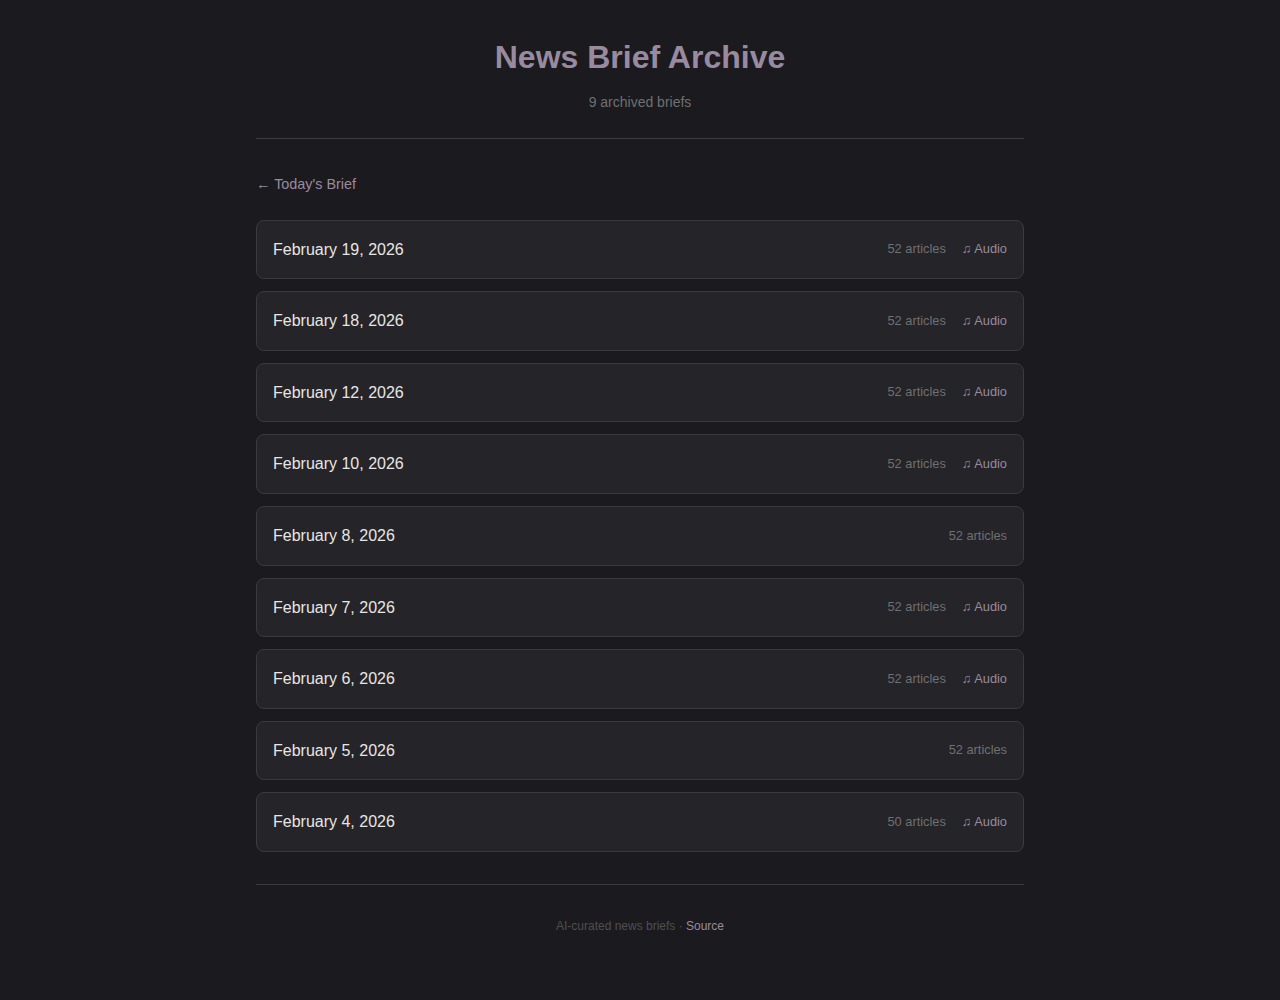
<file: archive/index.html>
<!DOCTYPE html>
<html lang="en">
<head>
    <meta charset="UTF-8">
    <meta name="viewport" content="width=device-width, initial-scale=1.0">
    <title>News Brief Archive | news.bezman.ca</title>
    <style>
        * {
            margin: 0;
            padding: 0;
            box-sizing: border-box;
        }

        body {
            font-family: -apple-system, BlinkMacSystemFont, 'Segoe UI', Roboto, Oxygen, Ubuntu, sans-serif;
            background: #1a1a1f;
            color: #e8e6e3;
            min-height: 100vh;
            line-height: 1.6;
        }

        .container {
            max-width: 800px;
            margin: 0 auto;
            padding: 2rem 1rem;
        }

        header {
            text-align: center;
            margin-bottom: 2rem;
            padding-bottom: 1.5rem;
            border-bottom: 1px solid #3a3a40;
        }

        h1 {
            font-size: 2rem;
            color: #9a8a9f;
            margin-bottom: 0.5rem;
        }

        .subtitle {
            color: #707070;
            font-size: 0.875rem;
        }

        .back-link {
            display: inline-block;
            margin-bottom: 1.5rem;
            color: #9a8a9f;
            text-decoration: none;
            font-size: 0.9rem;
        }

        .back-link:hover {
            text-decoration: underline;
        }

        .archive-list {
            list-style: none;
        }

        .archive-item {
            background: #242429;
            border: 1px solid #3a3a40;
            border-radius: 8px;
            padding: 1rem;
            margin-bottom: 0.75rem;
            display: flex;
            justify-content: space-between;
            align-items: center;
            transition: border-color 0.2s;
        }

        .archive-item:hover {
            border-color: #9a8a9f;
        }

        .archive-item a {
            color: #e8e6e3;
            text-decoration: none;
            font-weight: 500;
        }

        .archive-item a:hover {
            color: #9a8a9f;
        }

        .archive-meta {
            display: flex;
            gap: 1rem;
            font-size: 0.8rem;
            color: #707070;
        }

        .archive-meta span {
            display: flex;
            align-items: center;
            gap: 0.3rem;
        }

        .has-audio {
            color: #9a8a9f;
        }

        footer {
            text-align: center;
            padding: 2rem 0;
            color: #505050;
            font-size: 0.75rem;
            border-top: 1px solid #3a3a40;
            margin-top: 2rem;
        }

        footer a {
            color: #9a8a9f;
            text-decoration: none;
        }

        @media (max-width: 600px) {
            .container {
                padding: 1rem;
            }

            h1 {
                font-size: 1.5rem;
            }

            .archive-item {
                flex-direction: column;
                align-items: flex-start;
                gap: 0.5rem;
            }
        }
    </style>
</head>
<body>
    <div class="container">
        <header>
            <h1>News Brief Archive</h1>
            <p class="subtitle">9 archived briefs</p>
        </header>

        <a href="../index.html" class="back-link">&larr; Today's Brief</a>

        <ul class="archive-list">
            
            <li class="archive-item">
                <a href="2026-02-19.html">February 19, 2026</a>
                <div class="archive-meta">
                    <span>52 articles</span>
                    
                    <span class="has-audio">&#9835; Audio</span>
                    
                </div>
            </li>
            
            <li class="archive-item">
                <a href="2026-02-18.html">February 18, 2026</a>
                <div class="archive-meta">
                    <span>52 articles</span>
                    
                    <span class="has-audio">&#9835; Audio</span>
                    
                </div>
            </li>
            
            <li class="archive-item">
                <a href="2026-02-12.html">February 12, 2026</a>
                <div class="archive-meta">
                    <span>52 articles</span>
                    
                    <span class="has-audio">&#9835; Audio</span>
                    
                </div>
            </li>
            
            <li class="archive-item">
                <a href="2026-02-10.html">February 10, 2026</a>
                <div class="archive-meta">
                    <span>52 articles</span>
                    
                    <span class="has-audio">&#9835; Audio</span>
                    
                </div>
            </li>
            
            <li class="archive-item">
                <a href="2026-02-08.html">February 8, 2026</a>
                <div class="archive-meta">
                    <span>52 articles</span>
                    
                </div>
            </li>
            
            <li class="archive-item">
                <a href="2026-02-07.html">February 7, 2026</a>
                <div class="archive-meta">
                    <span>52 articles</span>
                    
                    <span class="has-audio">&#9835; Audio</span>
                    
                </div>
            </li>
            
            <li class="archive-item">
                <a href="2026-02-06.html">February 6, 2026</a>
                <div class="archive-meta">
                    <span>52 articles</span>
                    
                    <span class="has-audio">&#9835; Audio</span>
                    
                </div>
            </li>
            
            <li class="archive-item">
                <a href="2026-02-05.html">February 5, 2026</a>
                <div class="archive-meta">
                    <span>52 articles</span>
                    
                </div>
            </li>
            
            <li class="archive-item">
                <a href="2026-02-04.html">February 4, 2026</a>
                <div class="archive-meta">
                    <span>50 articles</span>
                    
                    <span class="has-audio">&#9835; Audio</span>
                    
                </div>
            </li>
            
        </ul>

        <footer>
            AI-curated news briefs &middot;
            <a href="https://github.com/axeandlord/news">Source</a>
        </footer>
    </div>
</body>
</html>
</file>
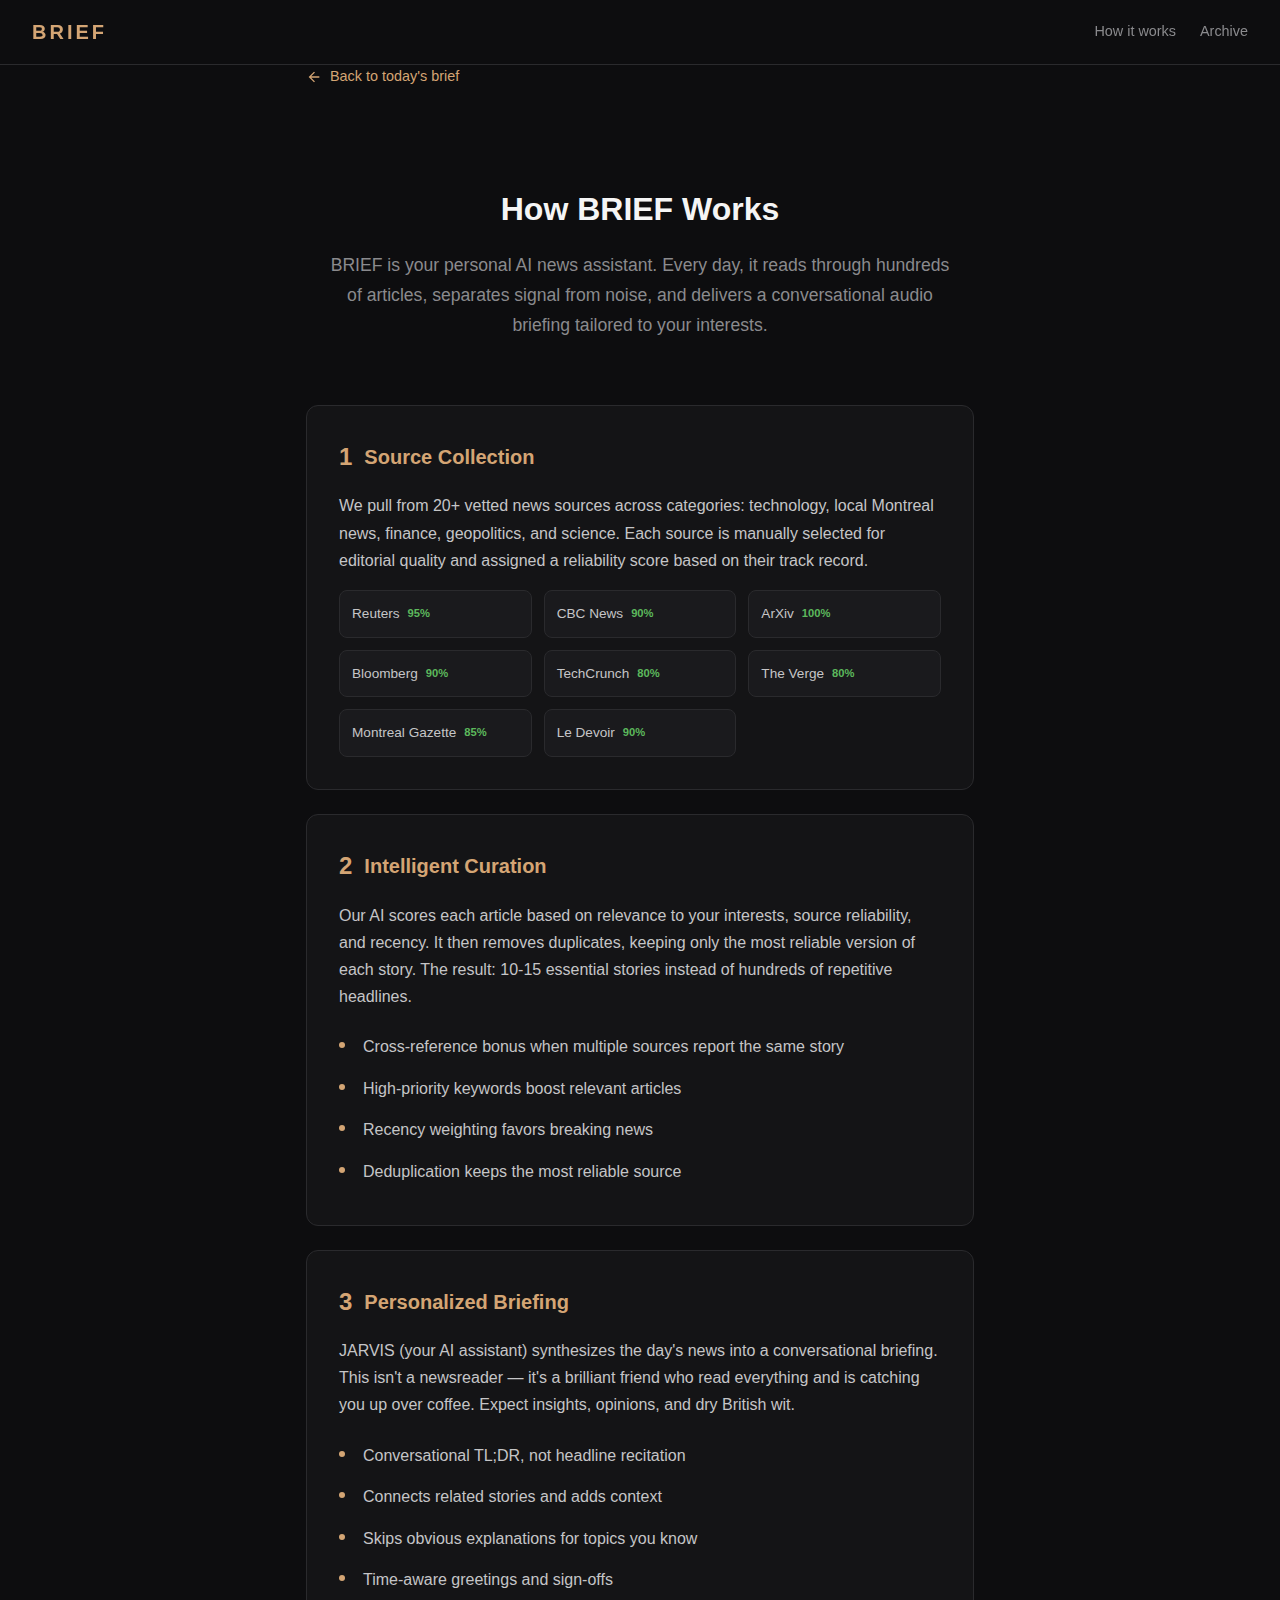
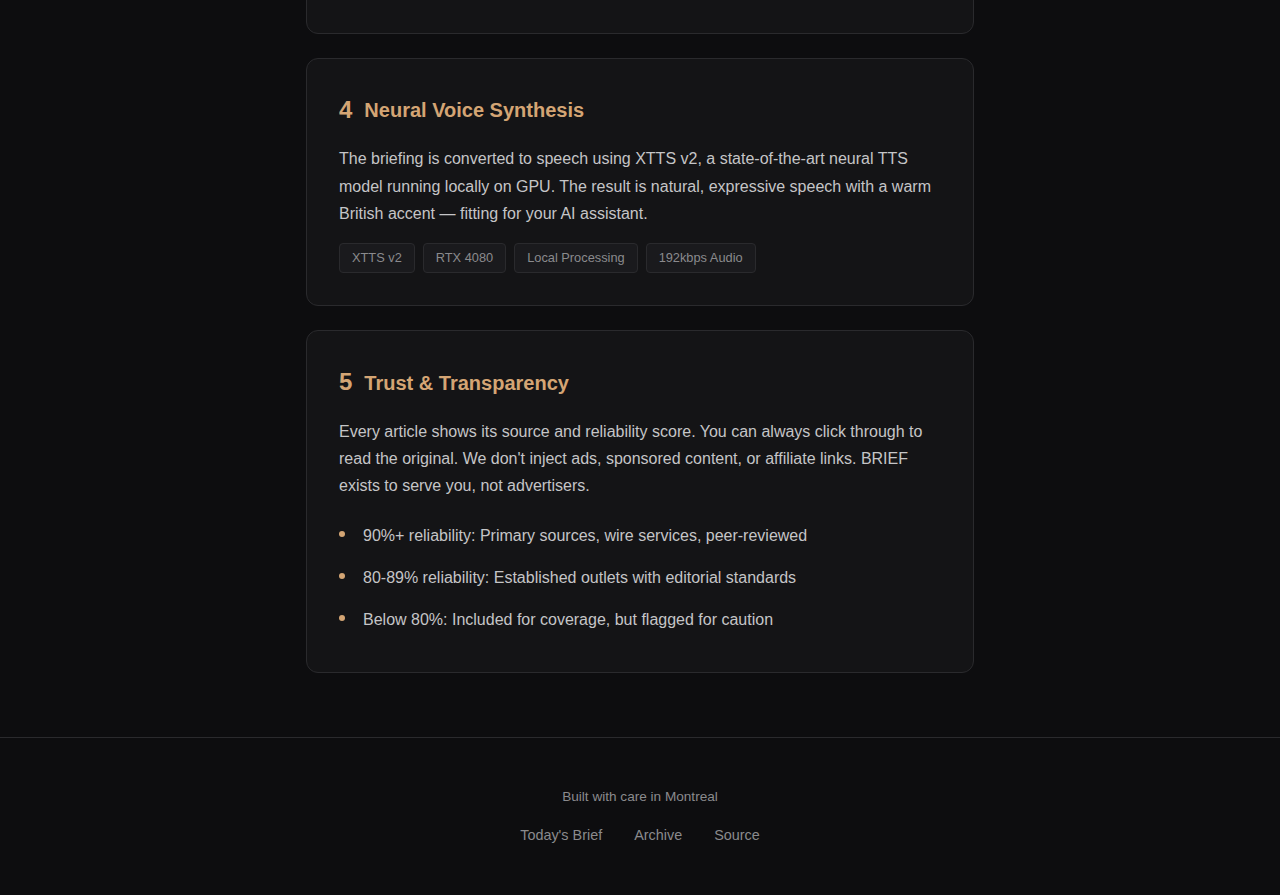
<file: about.html>
<!DOCTYPE html>
<html lang="en">
<head>
    <meta charset="UTF-8">
    <meta name="viewport" content="width=device-width, initial-scale=1.0">
    <title>How BRIEF Works | AI News Assistant</title>
    <meta name="description" content="Learn how BRIEF curates and delivers personalized news briefings.">
    <link rel="stylesheet" href="static/css/brief.css">
    <style>
        .about-hero {
            text-align: center;
            padding: 4rem 1rem;
            max-width: 700px;
            margin: 0 auto;
        }

        .about-hero h1 {
            font-size: 2rem;
            color: var(--text-primary);
            margin-bottom: 1rem;
        }

        .about-hero p {
            color: var(--text-muted);
            font-size: 1.1rem;
            line-height: 1.7;
        }

        .about-section {
            max-width: 700px;
            margin: 0 auto 4rem;
            padding: 0 1rem;
        }

        .about-card {
            background: var(--bg-surface);
            border: 1px solid var(--border);
            border-radius: 12px;
            padding: 2rem;
            margin-bottom: 1.5rem;
        }

        .about-card h2 {
            font-size: 1.25rem;
            color: var(--accent);
            margin-bottom: 1rem;
            display: flex;
            align-items: center;
            gap: 0.75rem;
        }

        .about-card h2 span {
            font-size: 1.5rem;
        }

        .about-card p {
            color: var(--text-body);
            line-height: 1.7;
            margin-bottom: 1rem;
        }

        .about-card p:last-child {
            margin-bottom: 0;
        }

        .about-card ul {
            list-style: none;
            margin-top: 1rem;
        }

        .about-card li {
            color: var(--text-body);
            padding: 0.5rem 0;
            padding-left: 1.5rem;
            position: relative;
        }

        .about-card li::before {
            content: '';
            position: absolute;
            left: 0;
            top: 1rem;
            width: 6px;
            height: 6px;
            background: var(--accent);
            border-radius: 50%;
        }

        .source-grid {
            display: grid;
            grid-template-columns: repeat(auto-fill, minmax(150px, 1fr));
            gap: 0.75rem;
            margin-top: 1rem;
        }

        .source-item {
            background: var(--bg-elevated);
            border: 1px solid var(--border);
            border-radius: 8px;
            padding: 0.75rem;
            display: flex;
            align-items: center;
            gap: 0.5rem;
            font-size: 0.85rem;
        }

        .source-item .score {
            font-size: 0.7rem;
            color: var(--trust-high);
            font-weight: 600;
        }

        .back-link {
            display: inline-flex;
            align-items: center;
            gap: 0.5rem;
            color: var(--accent);
            text-decoration: none;
            font-size: 0.9rem;
            margin-bottom: 2rem;
        }

        .back-link:hover {
            text-decoration: underline;
        }

        .tech-stack {
            display: flex;
            flex-wrap: wrap;
            gap: 0.5rem;
            margin-top: 1rem;
        }

        .tech-badge {
            background: var(--bg-elevated);
            border: 1px solid var(--border);
            border-radius: 4px;
            padding: 0.25rem 0.75rem;
            font-size: 0.8rem;
            color: var(--text-muted);
        }
    </style>
</head>
<body>
    <!-- Header -->
    <header class="header">
        <a href="index.html" class="logo">BRIEF</a>
        <nav class="header-nav">
            <a href="about.html">How it works</a>
            <a href="archive/">Archive</a>
        </nav>
    </header>

    <main class="about-section">
        <a href="index.html" class="back-link">
            <svg width="16" height="16" viewBox="0 0 24 24" fill="currentColor">
                <path d="M20 11H7.83l5.59-5.59L12 4l-8 8 8 8 1.41-1.41L7.83 13H20v-2z"/>
            </svg>
            Back to today's brief
        </a>

        <div class="about-hero">
            <h1>How BRIEF Works</h1>
            <p>
                BRIEF is your personal AI news assistant. Every day, it reads through hundreds of articles,
                separates signal from noise, and delivers a conversational audio briefing tailored to your interests.
            </p>
        </div>

        <div class="about-card">
            <h2><span>1</span> Source Collection</h2>
            <p>
                We pull from 20+ vetted news sources across categories: technology, local Montreal news,
                finance, geopolitics, and science. Each source is manually selected for editorial quality
                and assigned a reliability score based on their track record.
            </p>
            <div class="source-grid">
                <div class="source-item">Reuters <span class="score">95%</span></div>
                <div class="source-item">CBC News <span class="score">90%</span></div>
                <div class="source-item">ArXiv <span class="score">100%</span></div>
                <div class="source-item">Bloomberg <span class="score">90%</span></div>
                <div class="source-item">TechCrunch <span class="score">80%</span></div>
                <div class="source-item">The Verge <span class="score">80%</span></div>
                <div class="source-item">Montreal Gazette <span class="score">85%</span></div>
                <div class="source-item">Le Devoir <span class="score">90%</span></div>
            </div>
        </div>

        <div class="about-card">
            <h2><span>2</span> Intelligent Curation</h2>
            <p>
                Our AI scores each article based on relevance to your interests, source reliability,
                and recency. It then removes duplicates, keeping only the most reliable version of
                each story. The result: 10-15 essential stories instead of hundreds of repetitive headlines.
            </p>
            <ul>
                <li>Cross-reference bonus when multiple sources report the same story</li>
                <li>High-priority keywords boost relevant articles</li>
                <li>Recency weighting favors breaking news</li>
                <li>Deduplication keeps the most reliable source</li>
            </ul>
        </div>

        <div class="about-card">
            <h2><span>3</span> Personalized Briefing</h2>
            <p>
                JARVIS (your AI assistant) synthesizes the day's news into a conversational briefing.
                This isn't a newsreader &mdash; it's a brilliant friend who read everything and is
                catching you up over coffee. Expect insights, opinions, and dry British wit.
            </p>
            <ul>
                <li>Conversational TL;DR, not headline recitation</li>
                <li>Connects related stories and adds context</li>
                <li>Skips obvious explanations for topics you know</li>
                <li>Time-aware greetings and sign-offs</li>
            </ul>
        </div>

        <div class="about-card">
            <h2><span>4</span> Neural Voice Synthesis</h2>
            <p>
                The briefing is converted to speech using XTTS v2, a state-of-the-art neural TTS model
                running locally on GPU. The result is natural, expressive speech with a warm British accent &mdash;
                fitting for your AI assistant.
            </p>
            <div class="tech-stack">
                <span class="tech-badge">XTTS v2</span>
                <span class="tech-badge">RTX 4080</span>
                <span class="tech-badge">Local Processing</span>
                <span class="tech-badge">192kbps Audio</span>
            </div>
        </div>

        <div class="about-card">
            <h2><span>5</span> Trust & Transparency</h2>
            <p>
                Every article shows its source and reliability score. You can always click through
                to read the original. We don't inject ads, sponsored content, or affiliate links.
                BRIEF exists to serve you, not advertisers.
            </p>
            <ul>
                <li>90%+ reliability: Primary sources, wire services, peer-reviewed</li>
                <li>80-89% reliability: Established outlets with editorial standards</li>
                <li>Below 80%: Included for coverage, but flagged for caution</li>
            </ul>
        </div>
    </main>

    <!-- Footer -->
    <footer class="footer">
        <p class="footer-meta">
            Built with care in Montreal
        </p>
        <nav class="footer-links">
            <a href="index.html">Today's Brief</a>
            <a href="archive/">Archive</a>
            <a href="https://github.com/axeandlord/news">Source</a>
        </nav>
    </footer>
</body>
</html>
</file>
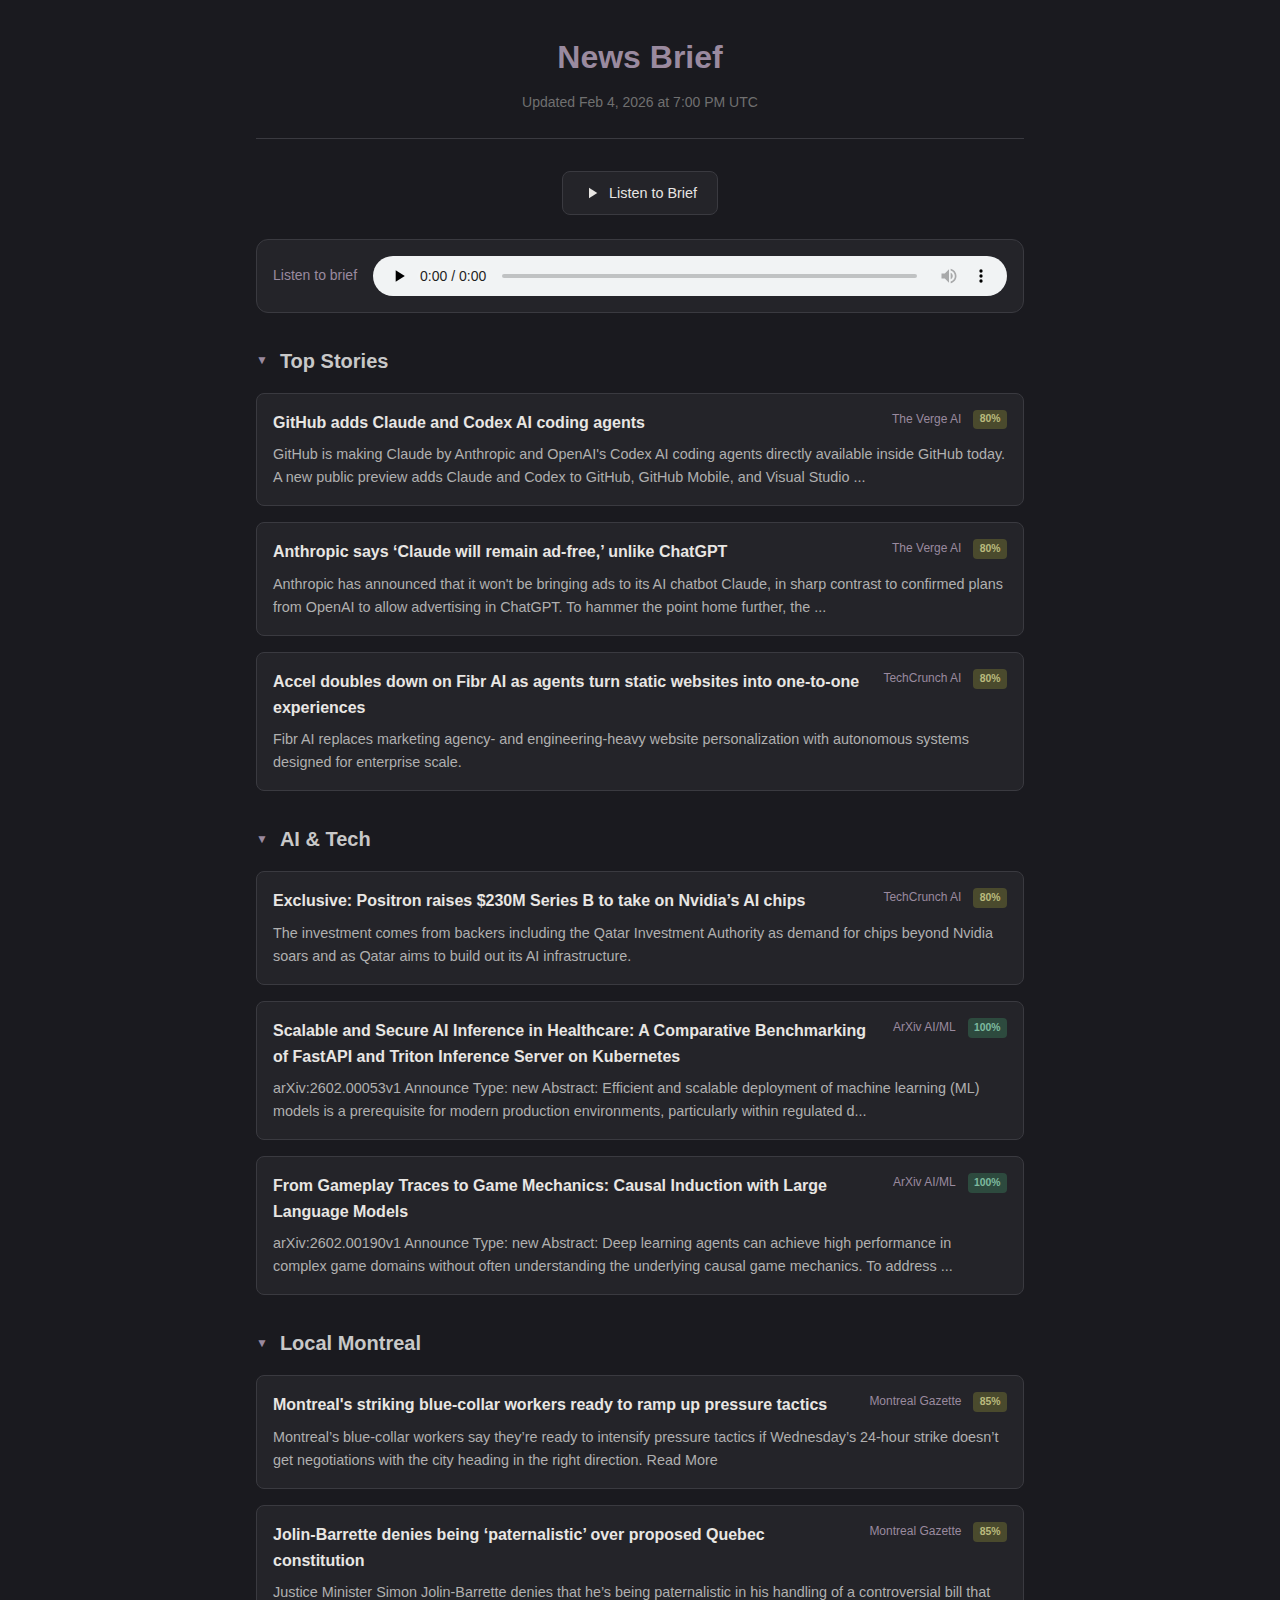
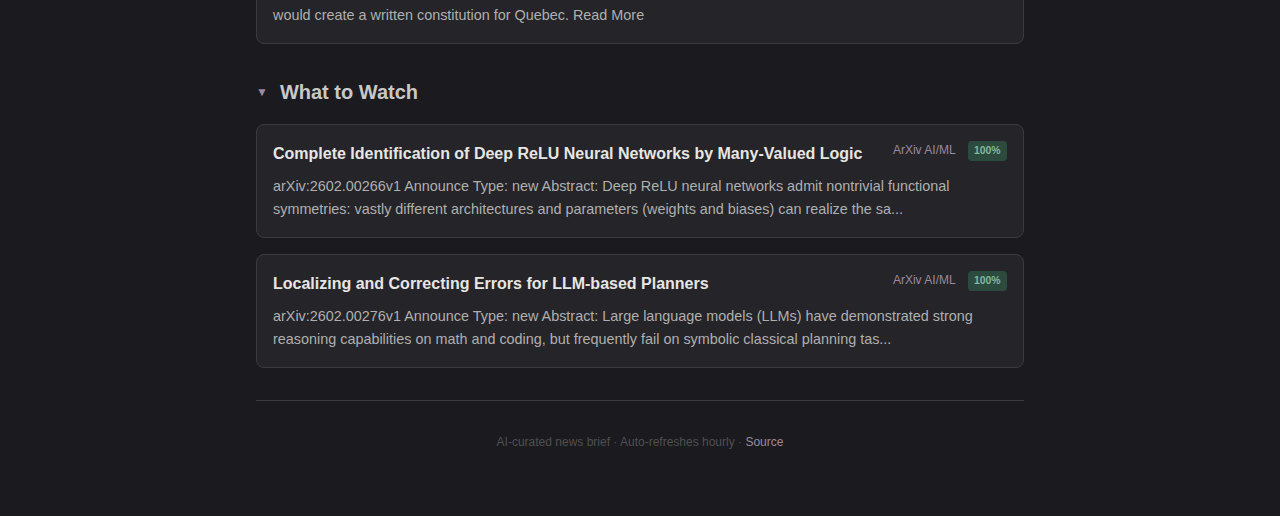
<file: archive/2026-02-04.html>
<!DOCTYPE html>
<html lang="en">
<head>
    <meta charset="UTF-8">
    <meta name="viewport" content="width=device-width, initial-scale=1.0">
    <meta http-equiv="refresh" content="3600">
    <title>News Brief | news.bezman.ca</title>
    <style>
        * {
            margin: 0;
            padding: 0;
            box-sizing: border-box;
        }

        body {
            font-family: -apple-system, BlinkMacSystemFont, 'Segoe UI', Roboto, Oxygen, Ubuntu, sans-serif;
            background: #1a1a1f;
            color: #e8e6e3;
            min-height: 100vh;
            line-height: 1.6;
        }

        .container {
            max-width: 800px;
            margin: 0 auto;
            padding: 2rem 1rem;
        }

        header {
            text-align: center;
            margin-bottom: 2rem;
            padding-bottom: 1.5rem;
            border-bottom: 1px solid #3a3a40;
        }

        h1 {
            font-size: 2rem;
            color: #9a8a9f;
            margin-bottom: 0.5rem;
        }

        .updated {
            color: #707070;
            font-size: 0.875rem;
        }

        .audio-player {
            background: #242429;
            border: 1px solid #3a3a40;
            border-radius: 12px;
            padding: 1rem;
            margin: 1.5rem 0;
            display: flex;
            align-items: center;
            gap: 1rem;
        }

        .audio-player audio {
            flex: 1;
            height: 40px;
        }

        .audio-label {
            color: #9a8a9f;
            font-size: 0.875rem;
            white-space: nowrap;
        }

        .section {
            margin: 2rem 0;
        }

        .section-header {
            display: flex;
            align-items: center;
            gap: 0.75rem;
            margin-bottom: 1rem;
            cursor: pointer;
            user-select: none;
        }

        .section-header h2 {
            font-size: 1.25rem;
            color: #c8c8c8;
        }

        .section-toggle {
            color: #9a8a9f;
            font-size: 0.75rem;
            transition: transform 0.2s;
        }

        .section-header.collapsed .section-toggle {
            transform: rotate(-90deg);
        }

        .section-content {
            display: block;
        }

        .section-content.hidden {
            display: none;
        }

        .article {
            background: #242429;
            border: 1px solid #3a3a40;
            border-radius: 8px;
            padding: 1rem;
            margin-bottom: 1rem;
            transition: border-color 0.2s;
        }

        .article:hover {
            border-color: #9a8a9f;
        }

        .article-header {
            display: flex;
            justify-content: space-between;
            align-items: flex-start;
            gap: 1rem;
            margin-bottom: 0.5rem;
        }

        .article-title {
            font-size: 1rem;
            font-weight: 600;
            color: #e8e6e3;
        }

        .article-title a {
            color: inherit;
            text-decoration: none;
        }

        .article-title a:hover {
            color: #9a8a9f;
        }

        .article-meta {
            display: flex;
            gap: 0.75rem;
            font-size: 0.75rem;
            color: #808080;
            flex-shrink: 0;
        }

        .article-source {
            color: #9a8a9f;
        }

        .article-summary {
            color: #b0b0b0;
            font-size: 0.9rem;
            margin-top: 0.5rem;
        }

        .article-why {
            color: #a08a70;
            font-size: 0.85rem;
            margin-top: 0.5rem;
            font-style: italic;
        }

        .reliability-badge {
            display: inline-block;
            padding: 0.1rem 0.4rem;
            border-radius: 4px;
            font-size: 0.65rem;
            font-weight: 600;
            text-transform: uppercase;
        }

        .reliability-high {
            background: #2d4a3e;
            color: #7dba9f;
        }

        .reliability-medium {
            background: #4a4a2d;
            color: #baba7d;
        }

        .reliability-low {
            background: #4a2d2d;
            color: #ba7d7d;
        }

        footer {
            text-align: center;
            padding: 2rem 0;
            color: #505050;
            font-size: 0.75rem;
            border-top: 1px solid #3a3a40;
            margin-top: 2rem;
        }

        footer a {
            color: #9a8a9f;
            text-decoration: none;
        }

        /* TTS Controls */
        .tts-controls {
            display: flex;
            justify-content: center;
            gap: 0.75rem;
            margin: 1.5rem 0;
        }

        .tts-btn {
            display: flex;
            align-items: center;
            gap: 0.5rem;
            padding: 0.75rem 1.25rem;
            background: #242429;
            border: 1px solid #3a3a40;
            border-radius: 8px;
            color: #e8e6e3;
            font-size: 0.9rem;
            cursor: pointer;
            transition: all 0.2s;
        }

        .tts-btn:hover {
            border-color: #9a8a9f;
            background: #2a2a30;
        }

        .tts-btn.playing {
            border-color: #9a8a9f;
            background: #9a8a9f20;
        }

        .tts-btn svg {
            width: 18px;
            height: 18px;
            fill: currentColor;
        }

        .tts-status {
            text-align: center;
            color: #707070;
            font-size: 0.8rem;
            margin-top: 0.5rem;
            min-height: 1.2em;
        }

        .article.speaking {
            border-color: #9a8a9f;
            background: #9a8a9f10;
        }

        @media (max-width: 600px) {
            .container {
                padding: 1rem;
            }

            h1 {
                font-size: 1.5rem;
            }

            .article-header {
                flex-direction: column;
                gap: 0.5rem;
            }

            .audio-player {
                flex-direction: column;
                align-items: stretch;
            }
        }
    </style>
</head>
<body>
    <div class="container">
        <header>
            <h1>News Brief</h1>
            <p class="updated">Updated Feb 4, 2026 at 7:00 PM UTC</p>
        </header>

        
        <div class="tts-controls">
            <button class="tts-btn" id="ttsPlayBtn" onclick="toggleAudio()">
                <svg id="playIcon" viewBox="0 0 24 24"><path d="M8 5v14l11-7z"/></svg>
                <svg id="stopIcon" style="display:none" viewBox="0 0 24 24"><path d="M6 6h12v12H6z"/></svg>
                <span id="ttsLabel">Listen to Brief</span>
            </button>
        </div>
        <audio id="newsAudio" src="audio/brief-en.mp3" preload="none"></audio>
        

        
        <div class="audio-player">
            <span class="audio-label">Listen to brief</span>
            <audio controls preload="none">
                <source src="audio/brief-en.mp3" type="audio/mpeg">
            </audio>
        </div>
        

        
        <div class="section">
            <div class="section-header" onclick="toggleSection(this)">
                <span class="section-toggle">&#9660;</span>
                <h2>Top Stories</h2>
            </div>
            <div class="section-content">
                
                <article class="article">
                    <div class="article-header">
                        <h3 class="article-title">
                            <a href="https://www.theverge.com/news/873665/github-claude-codex-ai-agents" target="_blank" rel="noopener">
                                GitHub adds Claude and Codex AI coding agents
                            </a>
                        </h3>
                        <div class="article-meta">
                            <span class="article-source">The Verge AI</span>
                            <span class="reliability-badge reliability-medium">
                                80%
                            </span>
                        </div>
                    </div>
                    
                    <p class="article-summary">GitHub is making Claude by Anthropic and OpenAI's Codex AI coding agents directly available inside GitHub today. A new public preview adds Claude and Codex to GitHub, GitHub Mobile, and Visual Studio ...</p>
                    
                    
                </article>
                
                <article class="article">
                    <div class="article-header">
                        <h3 class="article-title">
                            <a href="https://www.theverge.com/ai-artificial-intelligence/873686/anthropic-claude-ai-ad-free-super-bowl-advert-chatgpt" target="_blank" rel="noopener">
                                Anthropic says ‘Claude will remain ad-free,’ unlike ChatGPT
                            </a>
                        </h3>
                        <div class="article-meta">
                            <span class="article-source">The Verge AI</span>
                            <span class="reliability-badge reliability-medium">
                                80%
                            </span>
                        </div>
                    </div>
                    
                    <p class="article-summary">Anthropic has announced that it won't be bringing ads to its AI chatbot Claude, in sharp contrast to confirmed plans from OpenAI to allow advertising in ChatGPT. To hammer the point home further, the ...</p>
                    
                    
                </article>
                
                <article class="article">
                    <div class="article-header">
                        <h3 class="article-title">
                            <a href="https://techcrunch.com/2026/02/04/accel-doubles-down-on-fibr-ai-as-agents-turn-static-websites-into-one-to-one-experiences/" target="_blank" rel="noopener">
                                Accel doubles down on Fibr AI as agents turn static websites into one-to-one experiences
                            </a>
                        </h3>
                        <div class="article-meta">
                            <span class="article-source">TechCrunch AI</span>
                            <span class="reliability-badge reliability-medium">
                                80%
                            </span>
                        </div>
                    </div>
                    
                    <p class="article-summary">Fibr AI replaces marketing agency- and engineering-heavy website personalization with autonomous systems designed for enterprise scale.</p>
                    
                    
                </article>
                
            </div>
        </div>
        
        <div class="section">
            <div class="section-header" onclick="toggleSection(this)">
                <span class="section-toggle">&#9660;</span>
                <h2>AI & Tech</h2>
            </div>
            <div class="section-content">
                
                <article class="article">
                    <div class="article-header">
                        <h3 class="article-title">
                            <a href="https://techcrunch.com/2026/02/04/exclusive-positron-raises-230m-series-b-to-take-on-nvidias-ai-chips/" target="_blank" rel="noopener">
                                Exclusive: Positron raises $230M Series B to take on Nvidia’s AI chips
                            </a>
                        </h3>
                        <div class="article-meta">
                            <span class="article-source">TechCrunch AI</span>
                            <span class="reliability-badge reliability-medium">
                                80%
                            </span>
                        </div>
                    </div>
                    
                    <p class="article-summary">The investment comes from backers including the Qatar Investment Authority as demand for chips beyond Nvidia soars and as Qatar aims to build out its AI infrastructure.</p>
                    
                    
                </article>
                
                <article class="article">
                    <div class="article-header">
                        <h3 class="article-title">
                            <a href="https://arxiv.org/abs/2602.00053" target="_blank" rel="noopener">
                                Scalable and Secure AI Inference in Healthcare: A Comparative Benchmarking of FastAPI and Triton Inference Server on Kubernetes
                            </a>
                        </h3>
                        <div class="article-meta">
                            <span class="article-source">ArXiv AI/ML</span>
                            <span class="reliability-badge reliability-high">
                                100%
                            </span>
                        </div>
                    </div>
                    
                    <p class="article-summary">arXiv:2602.00053v1 Announce Type: new 
Abstract: Efficient and scalable deployment of machine learning (ML) models is a prerequisite for modern production environments, particularly within regulated d...</p>
                    
                    
                </article>
                
                <article class="article">
                    <div class="article-header">
                        <h3 class="article-title">
                            <a href="https://arxiv.org/abs/2602.00190" target="_blank" rel="noopener">
                                From Gameplay Traces to Game Mechanics: Causal Induction with Large Language Models
                            </a>
                        </h3>
                        <div class="article-meta">
                            <span class="article-source">ArXiv AI/ML</span>
                            <span class="reliability-badge reliability-high">
                                100%
                            </span>
                        </div>
                    </div>
                    
                    <p class="article-summary">arXiv:2602.00190v1 Announce Type: new 
Abstract: Deep learning agents can achieve high performance in complex game domains without often understanding the underlying causal game mechanics. To address ...</p>
                    
                    
                </article>
                
            </div>
        </div>
        
        <div class="section">
            <div class="section-header" onclick="toggleSection(this)">
                <span class="section-toggle">&#9660;</span>
                <h2>Local Montreal</h2>
            </div>
            <div class="section-content">
                
                <article class="article">
                    <div class="article-header">
                        <h3 class="article-title">
                            <a href="https://montrealgazette.com/news/local-news/montreal-blue-collar-workers-strike-pressure-tactics" target="_blank" rel="noopener">
                                Montreal's striking blue-collar workers ready to ramp up pressure tactics
                            </a>
                        </h3>
                        <div class="article-meta">
                            <span class="article-source">Montreal Gazette</span>
                            <span class="reliability-badge reliability-medium">
                                85%
                            </span>
                        </div>
                    </div>
                    
                    <p class="article-summary">Montreal’s blue-collar workers say they’re ready to intensify pressure tactics if Wednesday’s 24-hour strike doesn’t get negotiations with the city heading in the right direction. Read More</p>
                    
                    
                </article>
                
                <article class="article">
                    <div class="article-header">
                        <h3 class="article-title">
                            <a href="https://montrealgazette.com/news/provincial_politics/jolin-barrette-caq-constitution-abortion" target="_blank" rel="noopener">
                                Jolin-Barrette denies being ‘paternalistic’ over proposed Quebec constitution
                            </a>
                        </h3>
                        <div class="article-meta">
                            <span class="article-source">Montreal Gazette</span>
                            <span class="reliability-badge reliability-medium">
                                85%
                            </span>
                        </div>
                    </div>
                    
                    <p class="article-summary">Justice Minister Simon Jolin-Barrette denies that he’s being paternalistic in his handling of a controversial bill that would create a written constitution for Quebec. Read More</p>
                    
                    
                </article>
                
            </div>
        </div>
        
        <div class="section">
            <div class="section-header" onclick="toggleSection(this)">
                <span class="section-toggle">&#9660;</span>
                <h2>What to Watch</h2>
            </div>
            <div class="section-content">
                
                <article class="article">
                    <div class="article-header">
                        <h3 class="article-title">
                            <a href="https://arxiv.org/abs/2602.00266" target="_blank" rel="noopener">
                                Complete Identification of Deep ReLU Neural Networks by Many-Valued Logic
                            </a>
                        </h3>
                        <div class="article-meta">
                            <span class="article-source">ArXiv AI/ML</span>
                            <span class="reliability-badge reliability-high">
                                100%
                            </span>
                        </div>
                    </div>
                    
                    <p class="article-summary">arXiv:2602.00266v1 Announce Type: new 
Abstract: Deep ReLU neural networks admit nontrivial functional symmetries: vastly different architectures and parameters (weights and biases) can realize the sa...</p>
                    
                    
                </article>
                
                <article class="article">
                    <div class="article-header">
                        <h3 class="article-title">
                            <a href="https://arxiv.org/abs/2602.00276" target="_blank" rel="noopener">
                                Localizing and Correcting Errors for LLM-based Planners
                            </a>
                        </h3>
                        <div class="article-meta">
                            <span class="article-source">ArXiv AI/ML</span>
                            <span class="reliability-badge reliability-high">
                                100%
                            </span>
                        </div>
                    </div>
                    
                    <p class="article-summary">arXiv:2602.00276v1 Announce Type: new 
Abstract: Large language models (LLMs) have demonstrated strong reasoning capabilities on math and coding, but frequently fail on symbolic classical planning tas...</p>
                    
                    
                </article>
                
            </div>
        </div>
        

        <footer>
            AI-curated news brief &middot; Auto-refreshes hourly &middot;
            <a href="https://github.com/axeandlord/news">Source</a>
        </footer>
    </div>

    <script>
        function toggleSection(header) {
            header.classList.toggle('collapsed');
            const content = header.nextElementSibling;
            content.classList.toggle('hidden');
        }

        // TTS State
        let ttsPlaying = false;
        let ttsQueue = [];
        let currentUtterance = null;
        let currentArticleEl = null;

        // Natural transitions
        const transitions = [
            "Moving on,",
            "In other news,",
            "Also making headlines,",
            "Next up,",
            "Meanwhile,",
        ];

        const sectionIntros = {
            "Top Stories": "Let's start with today's top stories.",
            "Tech & AI": "Now for the latest in technology and AI.",
            "Montreal & Quebec": "Here's what's happening in Montreal and Quebec.",
            "Business & Markets": "Turning to business and markets,",
            "Science & Health": "In science and health news,",
            "World News": "From around the world,",
        };

        function getTimeOfDay() {
            const hour = new Date().getHours();
            if (hour < 12) return "morning";
            if (hour < 17) return "afternoon";
            return "evening";
        }

        function getDateStr() {
            return new Date().toLocaleDateString('en-US', { weekday: 'long', month: 'long', day: 'numeric' });
        }

        function buildTTSQueue() {
            const queue = [];

            // Intro
            queue.push({
                text: `Good ${getTimeOfDay()}. Here's your news brief for ${getDateStr()}.`,
                type: 'intro'
            });

            // Process each section
            const sections = document.querySelectorAll('.section');
            let isFirst = true;

            sections.forEach(section => {
                const sectionName = section.querySelector('h2')?.textContent || '';
                const intro = sectionIntros[sectionName] || `Now, ${sectionName.toLowerCase()}.`;

                queue.push({ text: intro, type: 'section', sectionName });

                const articles = section.querySelectorAll('.article');
                articles.forEach((article, i) => {
                    const title = article.querySelector('.article-title')?.textContent?.trim() || '';
                    const summary = article.querySelector('.article-summary')?.textContent?.trim() || '';
                    const why = article.querySelector('.article-why')?.textContent?.trim() || '';
                    const source = article.querySelector('.article-source')?.textContent?.trim() || '';

                    let text = '';

                    // Add transition for non-first articles
                    if (!isFirst) {
                        text += transitions[Math.floor(Math.random() * transitions.length)] + ' ';
                    }
                    isFirst = false;

                    // Title
                    text += title + '. ';

                    // Summary
                    if (summary) text += summary + ' ';

                    // Why it matters
                    if (why) text += why + ' ';

                    // Source
                    if (source) text += `That's according to ${source}.`;

                    queue.push({ text, type: 'article', element: article });
                });
            });

            // Outro
            queue.push({
                text: "And that's your news brief. Thanks for listening.",
                type: 'outro'
            });

            return queue;
        }

        function updateUI(playing) {
            const btn = document.getElementById('ttsPlayBtn');
            const playIcon = document.getElementById('playIcon');
            const stopIcon = document.getElementById('stopIcon');
            const label = document.getElementById('ttsLabel');

            if (playing) {
                btn.classList.add('playing');
                playIcon.style.display = 'none';
                stopIcon.style.display = 'block';
                label.textContent = 'Stop';
            } else {
                btn.classList.remove('playing');
                playIcon.style.display = 'block';
                stopIcon.style.display = 'none';
                label.textContent = 'Listen';
            }
        }

        function setStatus(text) {
            document.getElementById('ttsStatus').textContent = text;
        }

        function highlightArticle(el) {
            if (currentArticleEl) currentArticleEl.classList.remove('speaking');
            currentArticleEl = el;
            if (el) {
                el.classList.add('speaking');
                el.scrollIntoView({ behavior: 'smooth', block: 'center' });
            }
        }

        function speakNext() {
            if (!ttsPlaying || ttsQueue.length === 0) {
                stopTTS();
                return;
            }

            const item = ttsQueue.shift();
            const utterance = new SpeechSynthesisUtterance(item.text);

            // Use a natural voice if available
            const voices = speechSynthesis.getVoices();
            const preferred = voices.find(v =>
                v.name.includes('Samantha') ||
                v.name.includes('Google') ||
                v.name.includes('Microsoft') ||
                v.lang.startsWith('en')
            );
            if (preferred) utterance.voice = preferred;

            utterance.rate = 0.95;
            utterance.pitch = 1.0;

            // Update status
            if (item.type === 'intro') setStatus('Starting...');
            else if (item.type === 'section') setStatus(item.sectionName);
            else if (item.type === 'article') highlightArticle(item.element);
            else if (item.type === 'outro') setStatus('Wrapping up...');

            utterance.onend = () => {
                if (ttsPlaying) speakNext();
            };

            utterance.onerror = (e) => {
                if (e.error !== 'canceled') {
                    console.error('TTS error:', e);
                    if (ttsPlaying) speakNext();
                }
            };

            currentUtterance = utterance;
            speechSynthesis.speak(utterance);
        }

        function startTTS() {
            if (!('speechSynthesis' in window)) {
                alert('Text-to-speech is not supported in your browser.');
                return;
            }

            ttsPlaying = true;
            ttsQueue = buildTTSQueue();
            updateUI(true);

            // Wait for voices to load
            if (speechSynthesis.getVoices().length === 0) {
                speechSynthesis.onvoiceschanged = () => speakNext();
            } else {
                speakNext();
            }
        }

        function stopTTS() {
            ttsPlaying = false;
            ttsQueue = [];
            speechSynthesis.cancel();
            highlightArticle(null);
            updateUI(false);
            setStatus('');
        }

        function toggleTTS() {
            if (ttsPlaying) {
                stopTTS();
            } else {
                startTTS();
            }
        }

        // Load voices early
        if ('speechSynthesis' in window) {
            speechSynthesis.getVoices();
        }

        // Audio player controls (for pre-generated audio)
        let audioPlaying = false;

        function toggleAudio() {
            const audio = document.getElementById('newsAudio');
            if (!audio) return;

            if (audioPlaying) {
                audio.pause();
                audio.currentTime = 0;
                audioPlaying = false;
                updateUI(false);
            } else {
                audio.play();
                audioPlaying = true;
                updateUI(true);
            }
        }

        // Handle audio end
        document.addEventListener('DOMContentLoaded', () => {
            const audio = document.getElementById('newsAudio');
            if (audio) {
                audio.addEventListener('ended', () => {
                    audioPlaying = false;
                    updateUI(false);
                });
            }
        });
    </script>
</body>
</html>
</file>
<file: static/css/brief.css>
:root{--bg-primary:#0d0d0f;--bg-surface:#141416;--bg-elevated:#1a1a1d;--text-primary:#f5f5f5;--text-body:#c5c5c7;--text-muted:#8a8a8d;--accent:#d4a574;--accent-hover:#e0b585;--border:#2a2a2d;--trust-high:#5cb85c;--trust-medium:#f0ad4e;--trust-low:#d9534f}
*{margin:0;padding:0;box-sizing:border-box}html{scroll-behavior:smooth}body{font-family:-apple-system,BlinkMacSystemFont,'Segoe UI',Roboto,sans-serif;background:var(--bg-primary);color:var(--text-body);line-height:1.6;min-height:100vh}
.header{position:sticky;top:0;z-index:100;display:flex;justify-content:space-between;align-items:center;padding:1rem 2rem;background:rgba(13,13,15,.9);backdrop-filter:blur(10px);border-bottom:1px solid var(--border)}
.logo{font-size:1.25rem;font-weight:700;letter-spacing:.15em;color:var(--accent);text-decoration:none}
.header-nav{display:flex;gap:1.5rem}.header-nav a{color:var(--text-muted);text-decoration:none;font-size:.9rem;transition:color .2s}.header-nav a:hover{color:var(--text-primary)}
.hero{min-height:80vh;display:flex;flex-direction:column;align-items:center;justify-content:center;text-align:center;padding:4rem 2rem}
.greeting{font-size:clamp(2rem,5vw,3.5rem);font-weight:300;color:var(--text-primary);margin-bottom:.5rem;letter-spacing:-.02em}
.greeting-sub{font-size:1.25rem;color:var(--text-muted);margin-bottom:3rem}
.waveform-container{width:100%;max-width:600px;height:80px;margin-bottom:2rem;display:flex;align-items:center;justify-content:center;gap:3px}
.waveform-bar{width:4px;background:var(--accent);border-radius:2px;transition:height 80ms ease-out,opacity 80ms ease-out;opacity:.35;will-change:height}
.play-btn{display:flex;align-items:center;gap:.75rem;padding:1rem 2.5rem;background:var(--accent);color:var(--bg-primary);border:none;border-radius:50px;font-size:1.1rem;font-weight:600;cursor:pointer;transition:all .2s;margin-bottom:1.5rem}
.play-btn:hover{background:var(--accent-hover);transform:scale(1.02)}.play-btn svg{width:24px;height:24px;fill:currentColor}.play-btn .stop-icon{display:none}.play-btn.playing .play-icon{display:none}.play-btn.playing .stop-icon{display:block}.play-btn.playing span{display:none}
.brief-meta{font-size:.9rem;color:var(--text-muted);margin-bottom:1.5rem}.brief-meta span{margin:0 .5rem;opacity:.5}
.playback-controls{display:flex;align-items:center;gap:1rem;margin-bottom:1rem;opacity:0;transition:opacity .3s}.playback-controls.visible{opacity:1}
.skip-btn{background:transparent;border:none;color:var(--text-muted);cursor:pointer;padding:.5rem;border-radius:50%;transition:all .2s}.skip-btn:hover{color:var(--text-primary);background:var(--bg-elevated)}.skip-btn svg{width:28px;height:28px;fill:currentColor}
.time-display{font-family:'SF Mono','Fira Code',monospace;font-size:.85rem;color:var(--text-muted);min-width:100px;text-align:center}
.speed-btn{background:var(--bg-elevated);border:1px solid var(--border);color:var(--text-muted);padding:.25rem .75rem;border-radius:4px;font-size:.8rem;cursor:pointer;transition:all .2s}.speed-btn:hover{color:var(--text-primary);border-color:var(--accent)}
.progress-container{width:100%;max-width:500px;padding:0 1rem;margin-bottom:2rem;opacity:0;transition:opacity .3s}.progress-container.visible{opacity:1}
.progress-bar{height:4px;background:var(--bg-elevated);border-radius:2px;cursor:pointer;position:relative}
.progress-fill{height:100%;background:var(--accent);border-radius:2px;width:0;transition:width .1s linear}
.progress-handle{position:absolute;top:50%;transform:translate(-50%,-50%);width:12px;height:12px;background:var(--accent);border-radius:50%;opacity:0;transition:opacity .2s}.progress-bar:hover .progress-handle{opacity:1}
.scroll-hint{display:flex;flex-direction:column;align-items:center;color:var(--text-muted);text-decoration:none;font-size:.85rem;margin-top:2rem;transition:color .2s}.scroll-hint:hover{color:var(--accent)}.scroll-hint svg{width:24px;height:24px;fill:currentColor;animation:bounce 2s infinite}
@keyframes bounce{0%,20%,50%,80%,100%{transform:translateY(0)}40%{transform:translateY(5px)}60%{transform:translateY(3px)}}
.sticky-player{position:fixed;top:-60px;left:0;right:0;height:60px;background:rgba(20,20,22,.95);backdrop-filter:blur(10px);border-bottom:1px solid var(--border);display:flex;align-items:center;padding:0 1.5rem;gap:1rem;z-index:1000;transition:top .3s ease}.sticky-player.visible{top:0}.sticky-player .logo{font-size:1rem}
.sticky-waveform{flex:1;height:30px;display:flex;align-items:center;gap:2px}
.sticky-play-btn{width:36px;height:36px;border-radius:50%;background:var(--accent);border:none;cursor:pointer;display:flex;align-items:center;justify-content:center}.sticky-play-btn svg{width:16px;height:16px;fill:var(--bg-primary)}
.sticky-time{font-family:monospace;font-size:.8rem;color:var(--text-muted);min-width:80px}.sticky-progress{flex:2;height:4px;background:var(--bg-elevated);border-radius:2px;cursor:pointer}.sticky-progress-fill{height:100%;background:var(--accent);border-radius:2px;width:0}
.sticky-speed{background:transparent;border:1px solid var(--border);color:var(--text-muted);padding:.25rem .5rem;border-radius:4px;font-size:.75rem;cursor:pointer}
.content{max-width:900px;margin:0 auto;padding:4rem 2rem}.section{margin-bottom:4rem}
.section-header{display:flex;justify-content:space-between;align-items:baseline;margin-bottom:1.5rem;padding-bottom:.75rem;border-bottom:1px solid var(--border)}.section-title{font-size:1.25rem;font-weight:600;color:var(--text-primary)}.section-count{font-size:.85rem;color:var(--text-muted)}
.article{background:var(--bg-surface);border:1px solid var(--border);border-radius:12px;padding:1.5rem;margin-bottom:1rem;transition:border-color .2s}.article:hover{border-color:var(--accent)}
.article-top{display:flex;justify-content:space-between;align-items:center;margin-bottom:.75rem}.article-source{display:flex;align-items:center;gap:.5rem}
.reliability-badge{font-size:.7rem;font-weight:600;padding:.2rem .5rem;border-radius:4px}.reliability-badge.high{background:rgba(92,184,92,.15);color:var(--trust-high)}.reliability-badge.medium{background:rgba(240,173,78,.15);color:var(--trust-medium)}.reliability-badge.low{background:rgba(217,83,79,.15);color:var(--trust-low)}
.source-name{font-size:.85rem;color:var(--text-muted)}.article-time{font-size:.8rem;color:var(--text-muted)}
.article-title{font-size:1.1rem;font-weight:600;line-height:1.4;margin-bottom:.75rem}.article-title a{color:var(--text-primary);text-decoration:none;transition:color .2s}.article-title a:hover{color:var(--accent)}
.article-summary{font-size:.95rem;color:var(--text-body);line-height:1.6;margin-bottom:1rem}
.article-why{font-size:.9rem;color:var(--accent);font-style:italic;padding:.75rem 1rem;background:rgba(212,165,116,.08);border-left:3px solid var(--accent);border-radius:0 8px 8px 0;margin-bottom:1rem}
.article-link{font-size:.85rem;color:var(--text-muted);text-decoration:none;transition:color .2s}.article-link:hover{color:var(--accent)}
.footer{text-align:center;padding:3rem 2rem;border-top:1px solid var(--border)}.footer-meta{font-size:.85rem;color:var(--text-muted);margin-bottom:1rem}.footer-links{display:flex;justify-content:center;gap:2rem}.footer-links a{color:var(--text-muted);text-decoration:none;font-size:.9rem;transition:color .2s}.footer-links a:hover{color:var(--accent)}
/* Article actions with feedback */
.article-actions{display:flex;justify-content:space-between;align-items:center;margin-top:1rem;padding-top:.75rem;border-top:1px solid var(--border)}
.feedback-buttons{display:flex;gap:.5rem}
.feedback-btn{background:transparent;border:1px solid var(--border);color:var(--text-muted);padding:.4rem .6rem;border-radius:6px;cursor:pointer;transition:all .2s;display:flex;align-items:center;justify-content:center}
.feedback-btn svg{fill:currentColor;transition:fill .2s}
.feedback-btn:hover{border-color:var(--text-muted);color:var(--text-primary)}
.feedback-btn.like-btn:hover,.feedback-btn.like-btn.active{border-color:var(--trust-high);color:var(--trust-high)}
.feedback-btn.dislike-btn:hover,.feedback-btn.dislike-btn.active{border-color:var(--trust-low);color:var(--trust-low)}
.feedback-btn.active{background:rgba(255,255,255,.05)}

/* Pipeline progress bar */
.pipeline-progress{position:fixed;top:0;left:0;right:0;height:3px;z-index:1001;opacity:0;transition:opacity .3s}.pipeline-progress.active{opacity:1}
.pipeline-progress-fill{height:100%;width:0;background:var(--accent);transition:width .6s ease;border-radius:0 2px 2px 0;box-shadow:0 0 8px rgba(212,165,116,.4)}

/* Refresh link */
.refresh-link{display:inline-flex;align-items:center;gap:.35rem;color:var(--text-muted);text-decoration:none;font-size:.9rem;cursor:pointer;transition:color .2s}.refresh-link:hover{color:var(--text-primary)}.refresh-link.disabled{opacity:.4;pointer-events:none}.refresh-link svg{fill:currentColor}.refresh-link.refreshing .refresh-icon{animation:spin 1s linear infinite}.refresh-status{font-size:.8rem;color:var(--accent);min-width:0}
@keyframes spin{from{transform:rotate(0deg)}to{transform:rotate(360deg)}}

@media(max-width:768px){.header{padding:1rem}.hero{min-height:70vh;padding:2rem 1rem}.greeting{font-size:2rem}.content{padding:2rem 1rem}.article{padding:1rem}.sticky-waveform{display:none}.feedback-buttons{gap:.25rem}.feedback-btn{padding:.3rem .5rem}}
</file>
